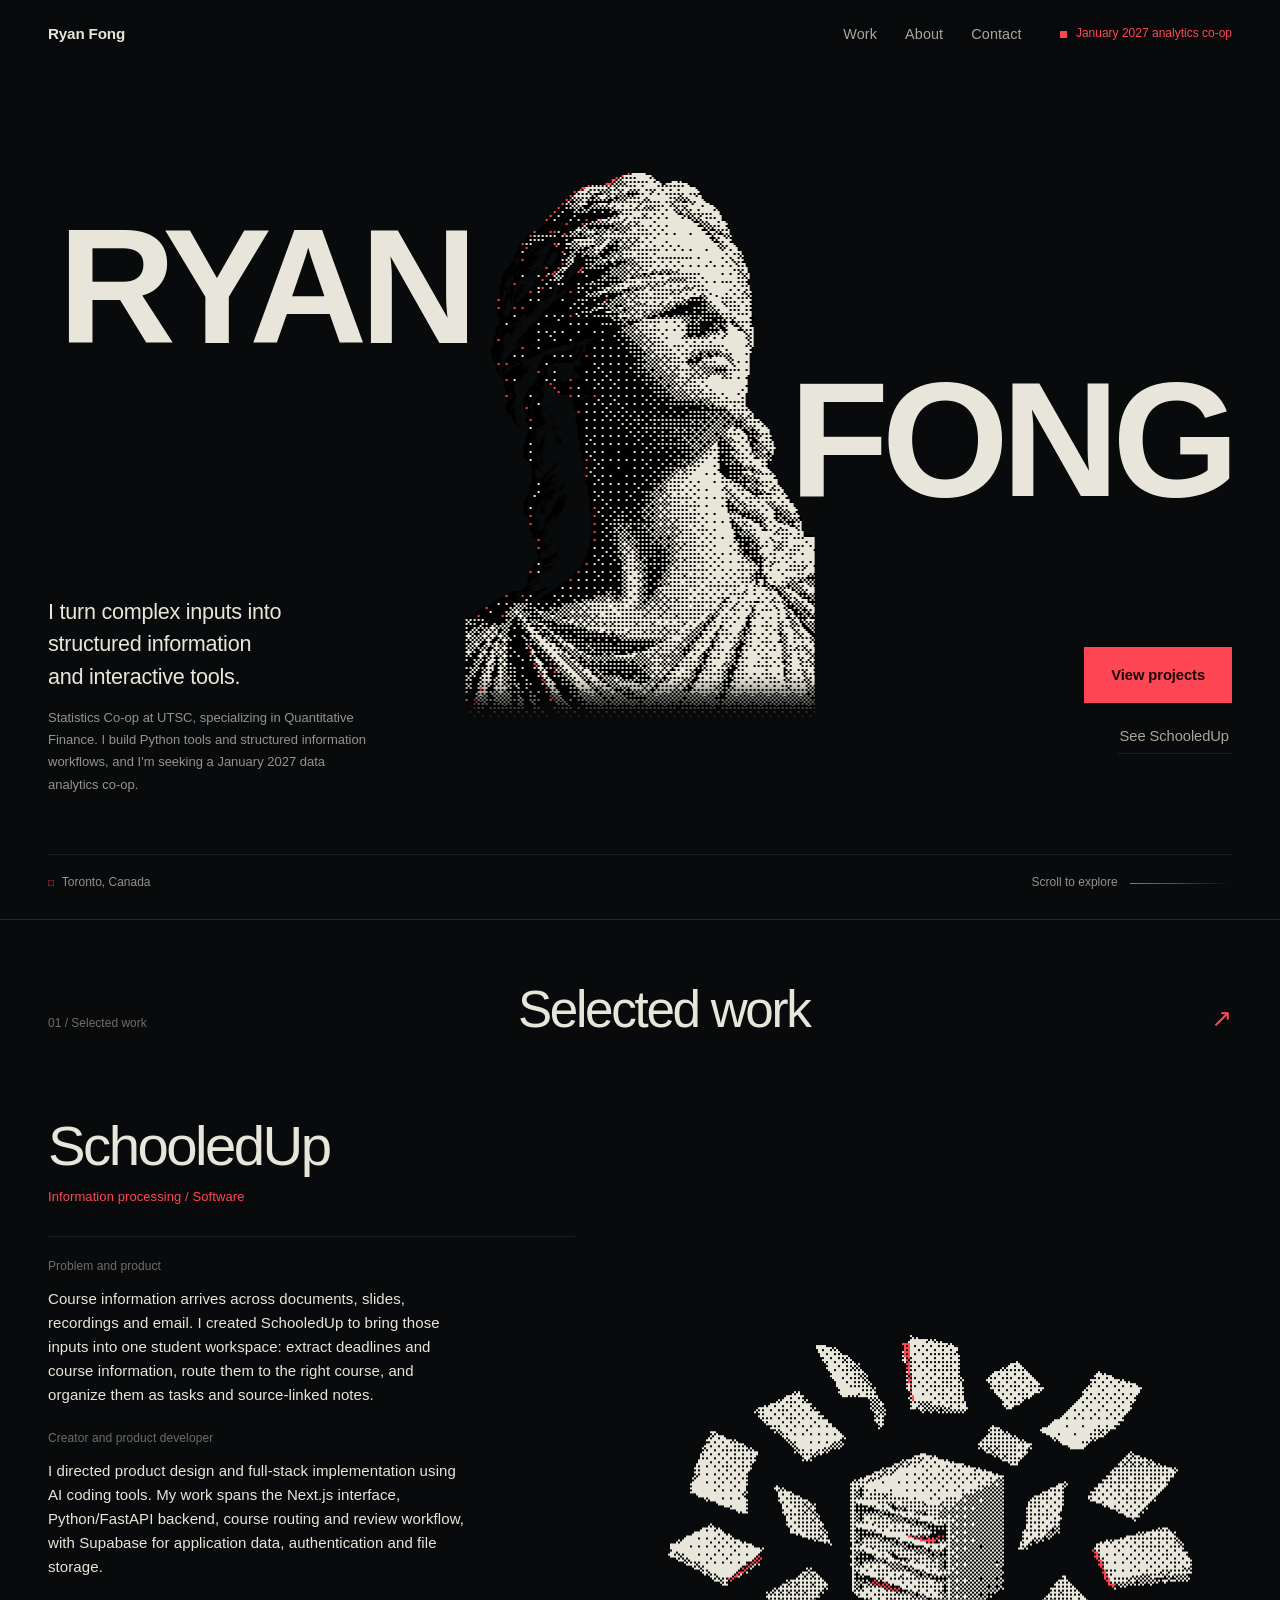
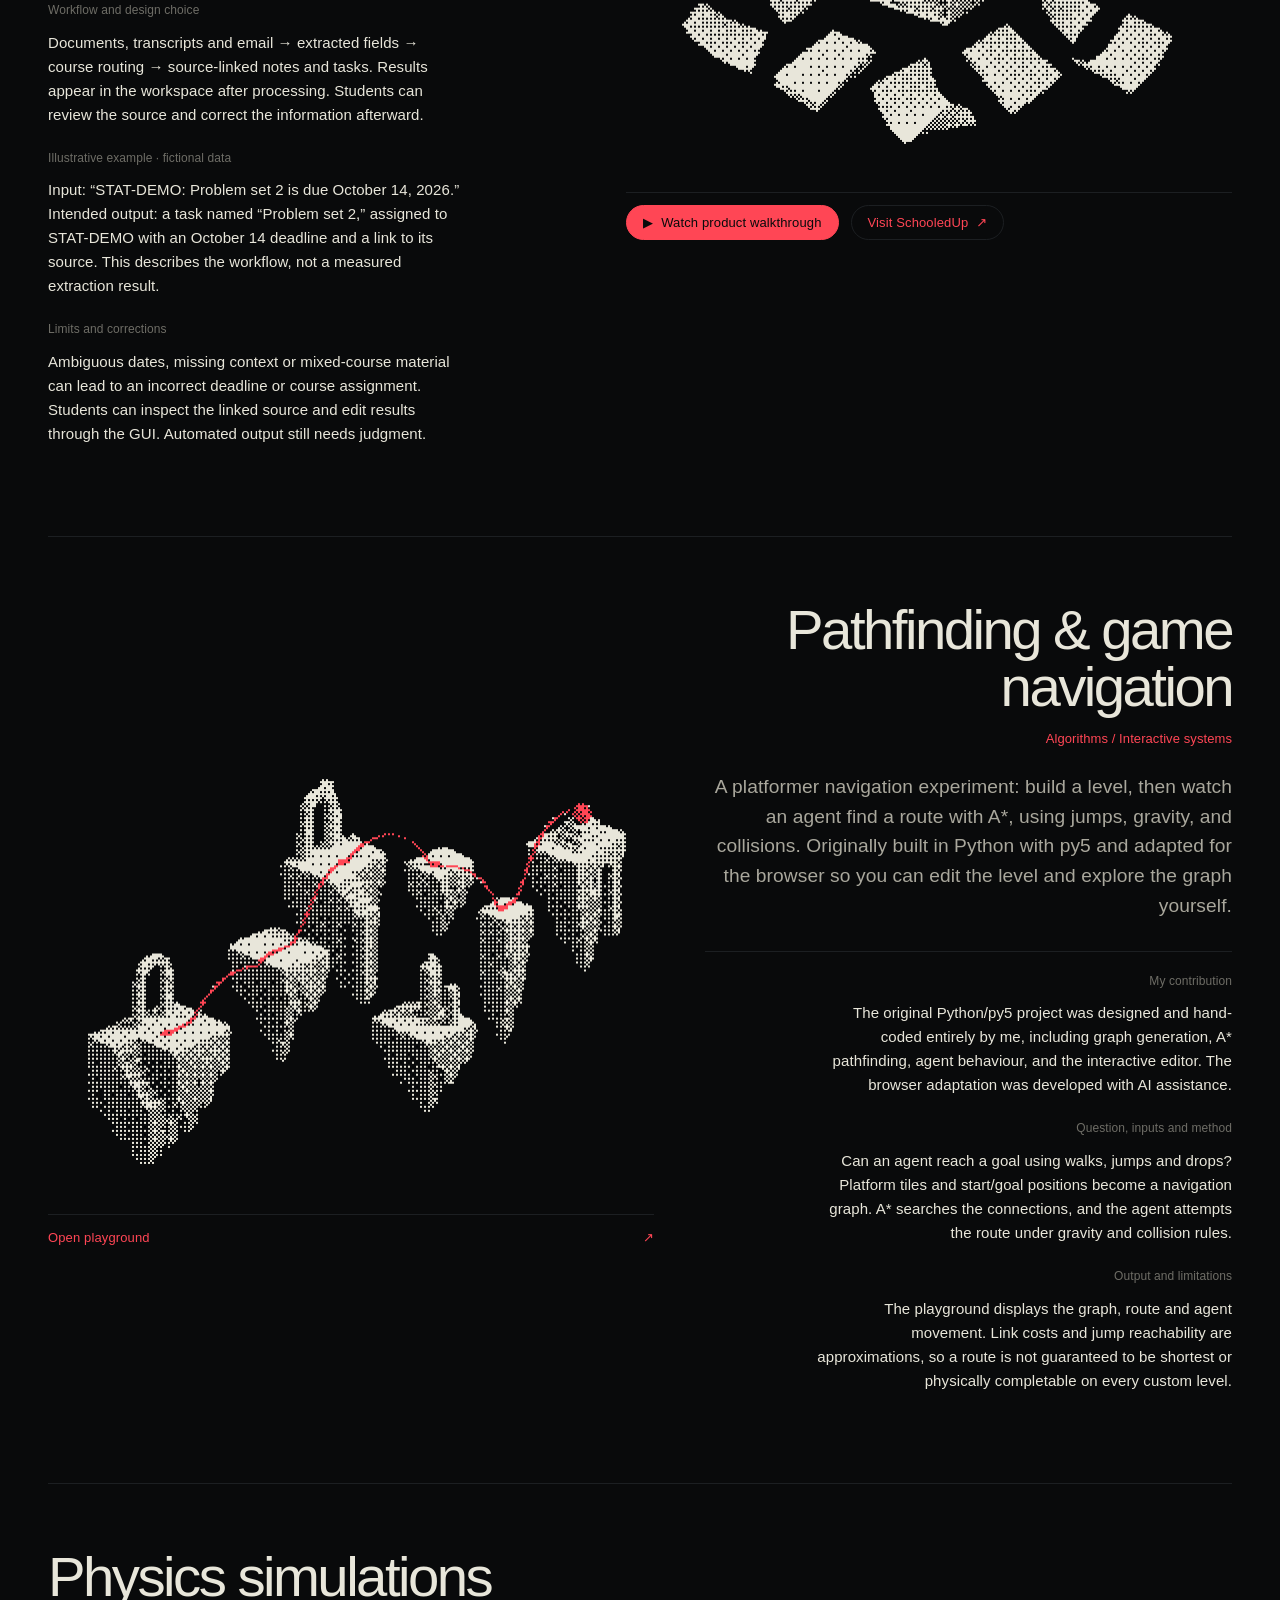
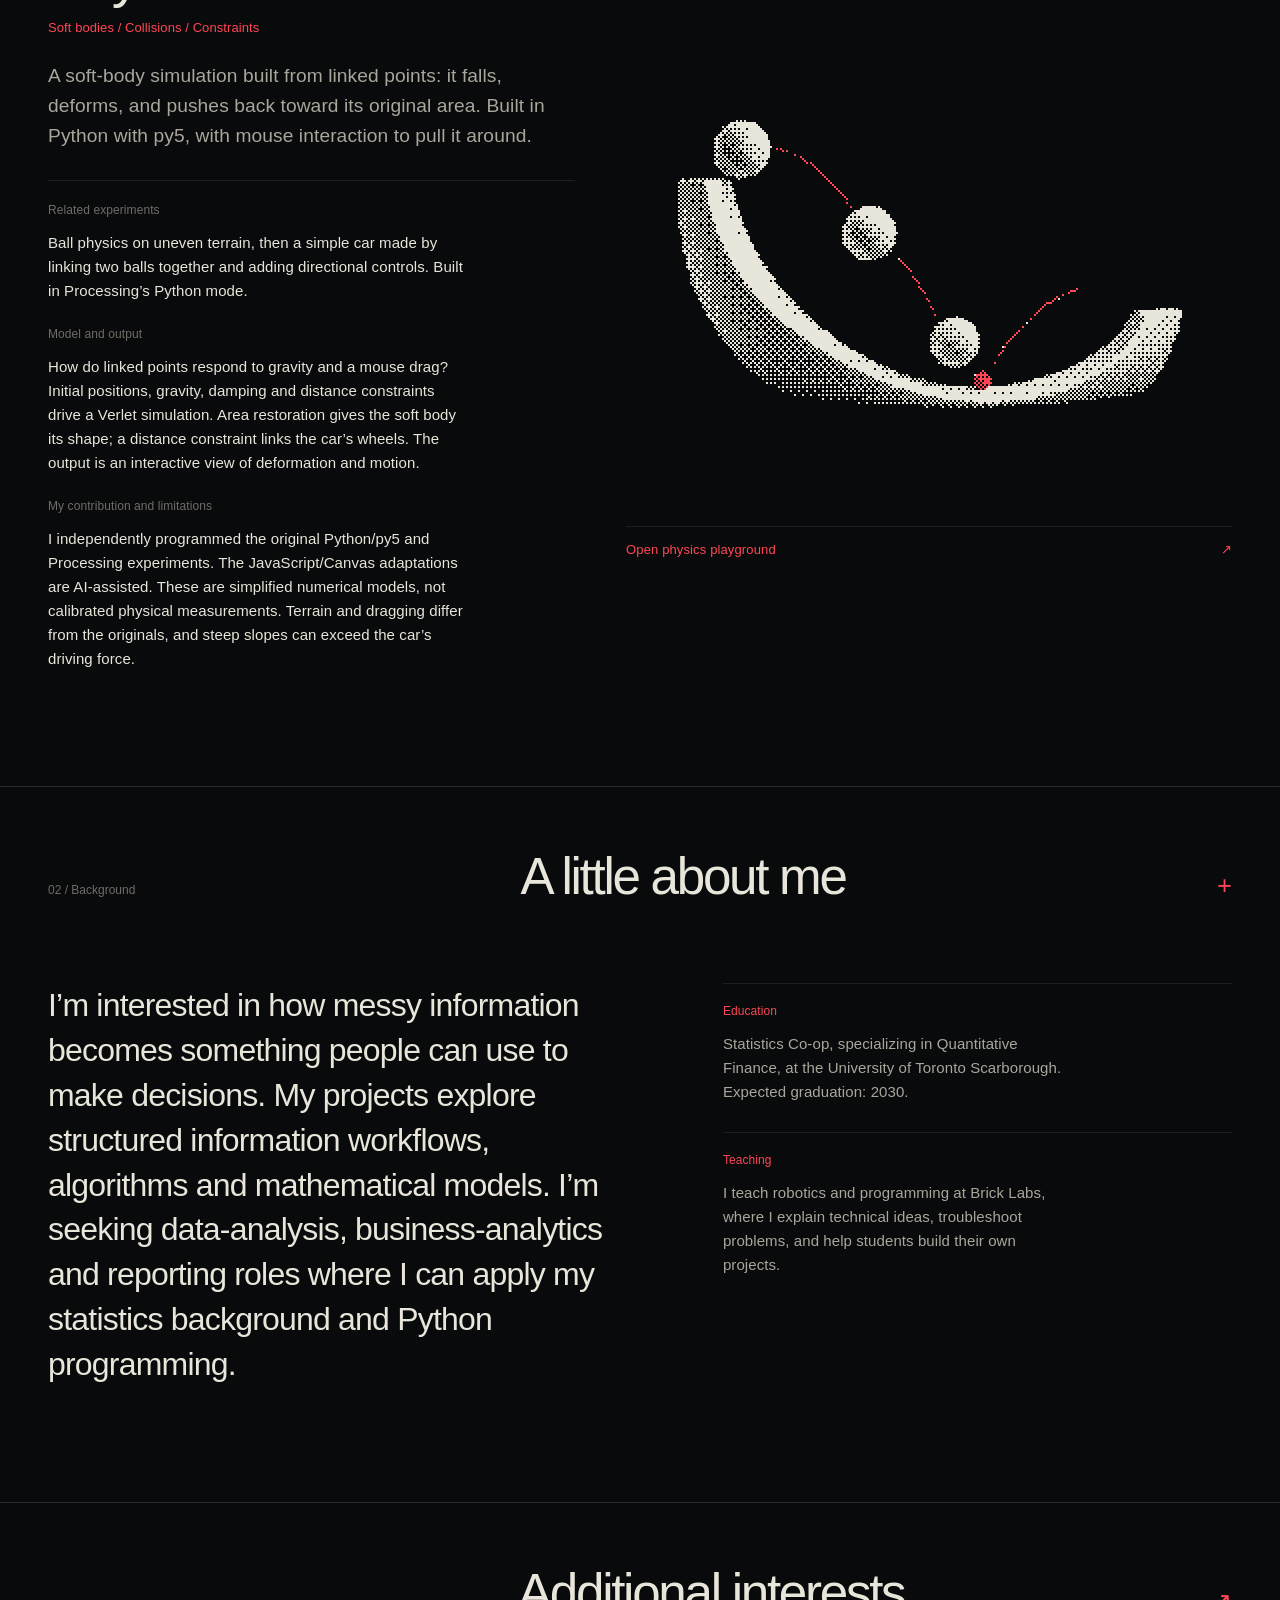
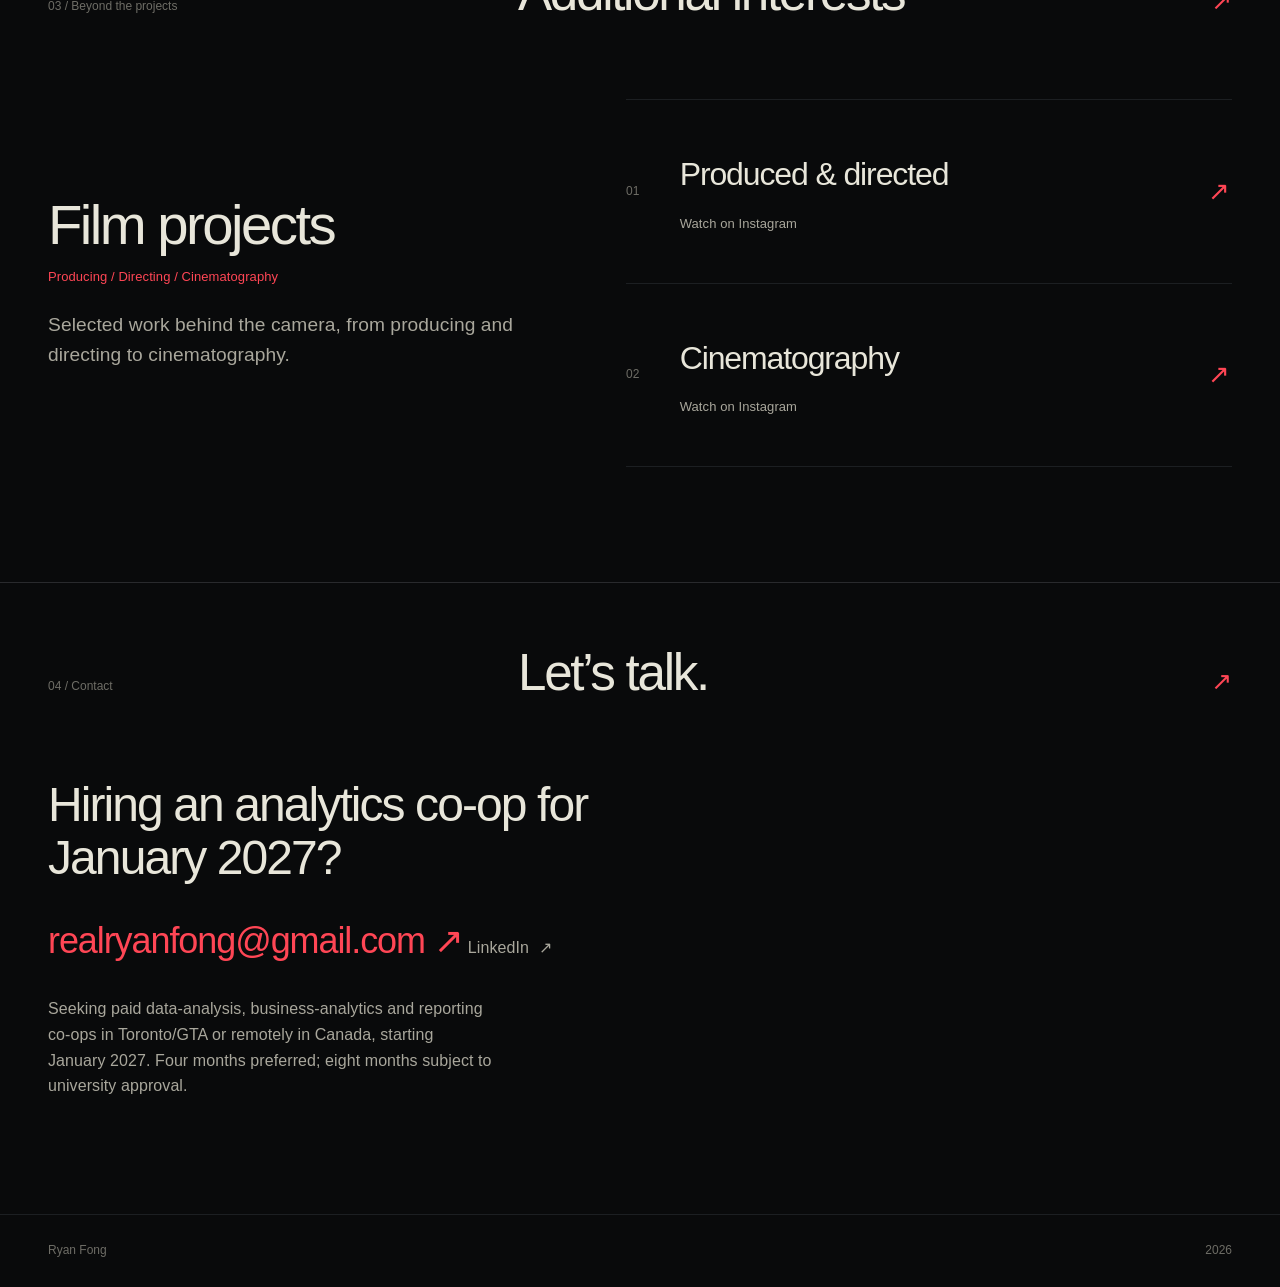
<file: index.html>
<!DOCTYPE html>
<html lang="en">
<head>
<meta charset="utf-8" />
<meta name="viewport" content="width=device-width, initial-scale=1" />
<title>Ryan Fong | Statistics, Data &amp; Analytics</title>
<meta name="description" content="UTSC Statistics Co-op student specializing in Quantitative Finance, seeking January 2027 data and business analytics roles. Explore Python projects and information-processing workflows." />
<meta name="color-scheme" content="dark" />
<meta name="theme-color" content="#090a0b" />
<link rel="stylesheet" href="styles.css" />
<link rel="stylesheet" href="hero-tuning.css?v=20260928-analytics2" />
<link rel="stylesheet" href="body-content.css?v=20260928-analytics2" />
</head>
<body>

<a class="skip-link" href="#main">Skip to content</a>




<header class="site-header">
  <div class="wrap site-header__inner">
    <a class="brand" href="#top" aria-label="Ryan Fong — home">
      <span class="brand__name">Ryan Fong</span>
    </a>

    <nav class="site-nav" aria-label="Primary">
      <ul>
        <li><a href="#work">Work</a></li>
        <li><a href="#about">About</a></li>
        <li><a href="#contact">Contact</a></li>
      </ul>
    </nav>

    <p class="status-badge">
      <span class="status-badge__dot" aria-hidden="true"></span>
      <span>January 2027 analytics co-op</span>
    </p>
  </div>
</header>

<main id="main">

  <section class="hero" id="top" aria-labelledby="hero-title">
    <div class="wrap hero__inner">

      <div class="hero__art" aria-hidden="true">
        <div class="statue statuette" data-statue>
          <img class="statue__img" src="assets/blindfold-portrait-smooth.png" alt="" decoding="async" data-statue-img />
        </div>
      </div>

      <h1 class="hero__title" id="hero-title">
        <span class="hero__name hero__name--ryan">Ryan</span>
        <span class="hero__name hero__name--fong">Fong</span>
      </h1>

      <div class="hero__intro">
        <p class="hero__lede">I turn complex inputs into structured information and interactive tools.</p>
        <p class="hero__sub">Statistics Co-op at UTSC, specializing in Quantitative Finance. I build Python tools and structured information workflows, and I'm seeking a January 2027 data analytics co-op.</p>
      </div>

      <div class="hero__actions">
        <a class="btn btn--primary" href="#work">View projects</a>
        <a class="btn btn--ghost" href="#schooledup">See SchooledUp</a>
      </div>

      <div class="hero__footer">
        <p class="hero__place"><span aria-hidden="true">&#9633;</span> Toronto, Canada</p>
        <p class="hero__scroll"><span>Scroll to explore</span><span class="hero__scroll-line" aria-hidden="true"></span></p>
      </div>

    </div>
  </section>

  <section class="body-skeleton body-section" id="work" aria-labelledby="work-title">
    <div class="wrap"><div class="skeleton-heading"><span class="section-tag">01 / Selected work</span><h2 id="work-title">Selected work</h2><span aria-hidden="true">↗</span></div>
      <div class="body-section__content">
        <article class="work-entry" id="schooledup">
          <div class="work-entry__copy">
            <h3 class="work-entry__title"><a href="https://schooledup.app">SchooledUp</a></h3>
            <p class="work-entry__subtitle">Information processing / Software</p>
            <dl class="work-entry__meta">
              <div>
                <dt>Problem and product</dt>
                <dd>Course information arrives across documents, slides, recordings and email. I created SchooledUp to bring those inputs into one student workspace: extract deadlines and course information, route them to the right course, and organize them as tasks and source-linked notes.</dd>
              </div>
              <div>
                <dt>Creator and product developer</dt>
                <dd>I directed product design and full-stack implementation using AI coding tools. My work spans the Next.js interface, Python/FastAPI backend, course routing and review workflow, with Supabase for application data, authentication and file storage.</dd>
              </div>
              <div>
                <dt>Workflow and design choice</dt>
                <dd>Documents, transcripts and email → extracted fields → course routing → source-linked notes and tasks. Results appear in the workspace after processing. Students can review the source and correct the information afterward.</dd>
              </div>
              <div>
                <dt>Illustrative example · fictional data</dt>
                <dd>Input: “STAT-DEMO: Problem set 2 is due October 14, 2026.” Intended output: a task named “Problem set 2,” assigned to STAT-DEMO with an October 14 deadline and a link to its source. This describes the workflow, not a measured extraction result.</dd>
              </div>
              <div>
                <dt>Limits and corrections</dt>
                <dd>Ambiguous dates, missing context or mixed-course material can lead to an incorrect deadline or course assignment. Students can inspect the linked source and edit results through the GUI. Automated output still needs judgment.</dd>
              </div>
            </dl>
          </div>
          <div class="work-entry__media">
            <figure class="work-entry__art">
              <span class="work-entry__art-frame">
                <img class="work-entry__art-img" src="assets/projects/schooledup-radial.png" alt="Scattered course papers gathering around a central organizer" decoding="async" data-project-art data-project="schooledup" />
              </span>
            </figure>
            <div class="work-entry__actions">
              <button class="work-entry__action work-entry__action--demo" type="button" data-video-open="schooledup-demo">
                <span aria-hidden="true">&#9654;</span> Watch product walkthrough
              </button>
              <a class="work-entry__action work-entry__action--link" href="https://schooledup.app">Visit SchooledUp <span aria-hidden="true">&#8599;</span></a>
            </div>
          </div>
        </article>
        <article class="work-entry" id="pathfinding">
          <div class="work-entry__copy">
            <h3 class="work-entry__title">Pathfinding &amp; game navigation</h3>
            <p class="work-entry__subtitle">Algorithms / Interactive systems</p>
            <p class="work-entry__body">A platformer navigation experiment: build a level, then watch an agent find a route with A*, using jumps, gravity, and collisions. Originally built in Python with py5 and adapted for the browser so you can edit the level and explore the graph yourself.</p>
            <dl class="work-entry__meta">
              <div>
                <dt>My contribution</dt>
                <dd>The original Python/py5 project was designed and hand-coded entirely by me, including graph generation, A* pathfinding, agent behaviour, and the interactive editor. The browser adaptation was developed with AI assistance.</dd>
              </div>
              <div>
                <dt>Question, inputs and method</dt>
                <dd>Can an agent reach a goal using walks, jumps and drops? Platform tiles and start/goal positions become a navigation graph. A* searches the connections, and the agent attempts the route under gravity and collision rules.</dd>
              </div>
              <div>
                <dt>Output and limitations</dt>
                <dd>The playground displays the graph, route and agent movement. Link costs and jump reachability are approximations, so a route is not guaranteed to be shortest or physically completable on every custom level.</dd>
              </div>
            </dl>
          </div>
          <a class="work-entry__art work-entry__art--link" href="demos/pathfinding/" aria-label="Open the pathfinding playground">
            <span class="work-entry__art-frame">
              <img class="work-entry__art-img" src="assets/projects/pathfinding.png" alt="Conceptual dithered illustration of a platformer level and its navigation graph" decoding="async" data-project-art data-project="pathfinding" />
            </span>
            <span class="work-entry__art-footer">Open playground <span aria-hidden="true">&#8599;</span></span>
          </a>
        </article>
        <article class="work-entry" id="physics">
          <div class="work-entry__copy">
            <h3 class="work-entry__title">Physics simulations</h3>
            <p class="work-entry__subtitle">Soft bodies / Collisions / Constraints</p>
            <p class="work-entry__body">A soft-body simulation built from linked points: it falls, deforms, and pushes back toward its original area. Built in Python with py5, with mouse interaction to pull it around.</p>
            <dl class="work-entry__meta">
              <div>
                <dt>Related experiments</dt>
                <dd>Ball physics on uneven terrain, then a simple car made by linking two balls together and adding directional controls. Built in Processing’s Python mode.</dd>
              </div>
              <div>
                <dt>Model and output</dt>
                <dd>How do linked points respond to gravity and a mouse drag? Initial positions, gravity, damping and distance constraints drive a Verlet simulation. Area restoration gives the soft body its shape; a distance constraint links the car’s wheels. The output is an interactive view of deformation and motion.</dd>
              </div>
              <div>
                <dt>My contribution and limitations</dt>
                <dd>I independently programmed the original Python/py5 and Processing experiments. The JavaScript/Canvas adaptations are AI-assisted. These are simplified numerical models, not calibrated physical measurements. Terrain and dragging differ from the originals, and steep slopes can exceed the car’s driving force.</dd>
              </div>
            </dl>
          </div>
          <a class="work-entry__art work-entry__art--link" href="demos/physics/" aria-label="Open the physics playground">
            <span class="work-entry__art-frame">
              <img class="work-entry__art-img" src="assets/projects/physics.png" alt="Conceptual dithered illustration of motion and simulation" decoding="async" data-project-art data-project="physics" />
            </span>
            <span class="work-entry__art-footer">Open physics playground <span aria-hidden="true">&#8599;</span></span>
          </a>
        </article>

      </div>
    </div>
  </section>
  <section class="body-skeleton body-section" id="about" aria-labelledby="about-title">
    <div class="wrap"><div class="skeleton-heading"><span class="section-tag">02 / Background</span><h2 id="about-title">A little about me</h2><span aria-hidden="true">+</span></div>
      <div class="body-section__content">
        <div class="about-grid">
          <p class="about-grid__lead">I’m interested in how messy information becomes something people can use to make decisions. My projects explore structured information workflows, algorithms and mathematical models. I’m seeking data-analysis, business-analytics and reporting roles where I can apply my statistics background and Python programming.</p>
          <dl class="about-facts">
            <div>
              <dt>Education</dt>
              <dd>Statistics Co-op, specializing in Quantitative Finance, at the University of Toronto Scarborough. Expected graduation: 2030.</dd>
            </div>
            <div>
              <dt>Teaching</dt>
              <dd>I teach robotics and programming at Brick Labs, where I explain technical ideas, troubleshoot problems, and help students build their own projects.</dd>
            </div>
          </dl>
        </div>
      </div>
    </div>
  </section>
  <section class="body-skeleton body-section" id="interests" aria-labelledby="interests-title">
    <div class="wrap">
      <div class="skeleton-heading"><span class="section-tag">03 / Beyond the projects</span><h2 id="interests-title">Additional interests</h2><span aria-hidden="true">↗</span></div>
      <div class="body-section__content">
        <article class="work-entry" id="film">
          <div class="work-entry__copy">
            <h3 class="work-entry__title">Film projects</h3>
            <p class="work-entry__subtitle">Producing / Directing / Cinematography</p>
            <p class="work-entry__body">Selected work behind the camera, from producing and directing to cinematography.</p>
          </div>
          <div class="work-entry__media film-projects" aria-label="Selected films">
            <a class="film-project" href="https://www.instagram.com/reel/DVXINEJD-mX/" target="_blank" rel="noopener noreferrer">
              <span class="film-project__number" aria-hidden="true">01</span>
              <span><strong>Produced &amp; directed</strong><span class="film-project__watch">Watch on Instagram</span></span>
              <span class="film-project__arrow" aria-hidden="true">↗</span>
            </a>
            <a class="film-project" href="https://www.instagram.com/reel/DXx5GBSs6j3/" target="_blank" rel="noopener noreferrer">
              <span class="film-project__number" aria-hidden="true">02</span>
              <span><strong>Cinematography</strong><span class="film-project__watch">Watch on Instagram</span></span>
              <span class="film-project__arrow" aria-hidden="true">↗</span>
            </a>
          </div>
        </article>
      </div>
    </div>
  </section>
  <section class="body-skeleton body-section" id="contact" aria-labelledby="contact-title">
    <div class="wrap"><div class="skeleton-heading"><span class="section-tag">04 / Contact</span><h2 id="contact-title">Let’s talk.</h2><span aria-hidden="true">↗</span></div>
      <div class="body-section__content">
        <p class="contact-lead">Hiring an analytics co-op for January 2027?</p>
        <a class="contact-email" href="mailto:realryanfong@gmail.com">realryanfong@gmail.com <span aria-hidden="true">↗</span></a>
        <a class="contact-social" href="https://www.linkedin.com/in/realryanfong/" target="_blank" rel="noopener noreferrer">LinkedIn <span aria-hidden="true">↗</span></a>
        <p class="contact-note">Seeking paid data-analysis, business-analytics and reporting co-ops in Toronto/GTA or remotely in Canada, starting January 2027. Four months preferred; eight months subject to university approval.</p>
      </div>
    </div>
  </section>

</main>

<footer class="site-footer">
  <div class="wrap site-footer__inner">
    <p>Ryan Fong</p>
    <p>2026</p>
  </div>
</footer>

<dialog class="project-video" id="schooledup-demo" aria-labelledby="schooledup-demo-title">
  <div class="project-video__inner">
    <header class="project-video__head">
      <h2 class="project-video__title" id="schooledup-demo-title">SchooledUp demo</h2>
      <button class="project-video__close" type="button" data-video-close aria-label="Close demo">&#10005;</button>
    </header>
    <div class="project-video__stage">
      <video class="project-video__video" controls playsinline preload="none" muted poster="assets/projects/schooledup-demo-poster.jpg" src="assets/projects/schooledup-demo.mp4"></video>
    </div>
  </div>
</dialog>



<script src="sculpture.js" defer></script>
<script src="project-art.js" defer></script>
<script src="hero-scroll.js" defer></script>
<script src="project-video.js?v=20260921-video" defer></script>
</body>
</html>
</file>
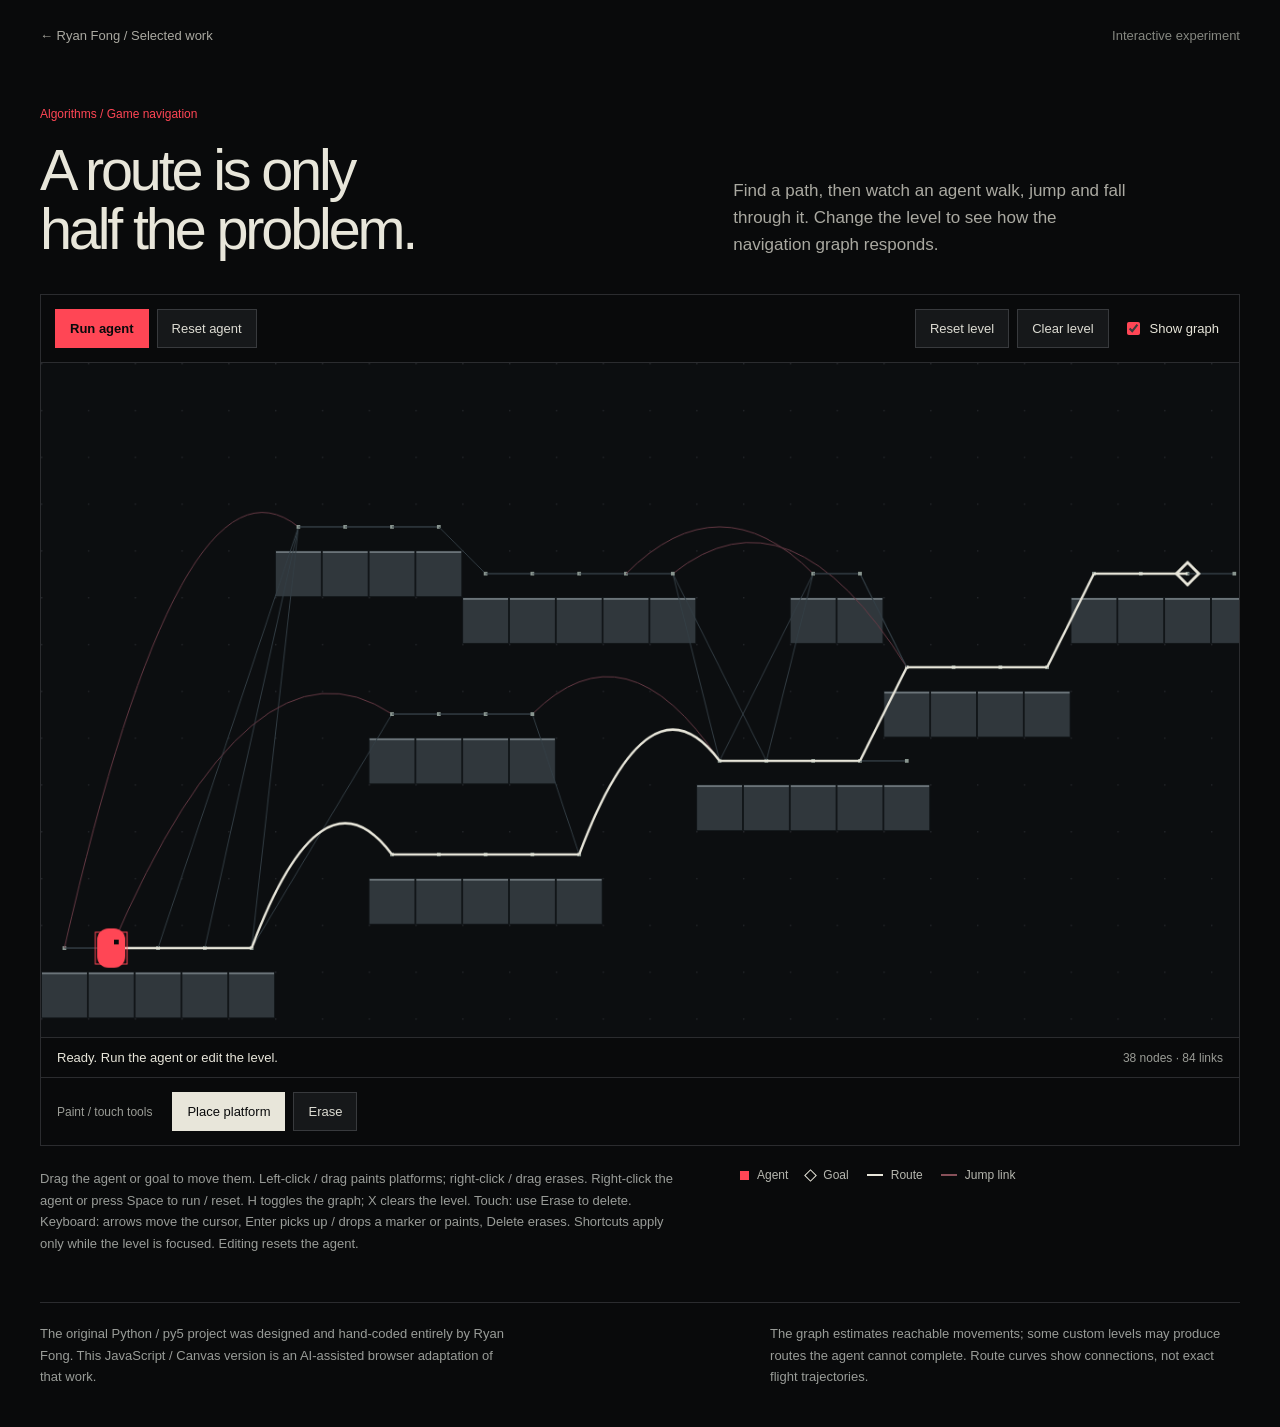
<file: demos/pathfinding/index.html>
<!doctype html>
<html lang="en">
<head><meta charset="utf-8"><meta name="viewport" content="width=device-width,initial-scale=1"><meta name="color-scheme" content="dark"><title>Platformer pathfinding — Ryan Fong</title><link rel="stylesheet" href="css/demo.css"></head>
<body>
<main>
<header><a href="../../#pathfinding">← Ryan Fong / Selected work</a><span>Interactive experiment</span></header>
<div class="intro"><div><p class="eyebrow">Algorithms / Game navigation</p><h1>A route is only<br>half the problem.</h1></div><p>Find a path, then watch an agent walk, jump and fall through it. Change the level to see how the navigation graph responds.</p></div>
<section class="demo" aria-label="Interactive platformer">
<div class="toolbar"><div class="actions"><button id="run" class="primary">Run agent</button><button id="reset">Reset agent</button></div><div class="actions"><button id="example">Reset level</button><button id="clear">Clear level</button><label class="toggle"><input id="graph" type="checkbox" checked> Show graph</label></div></div>
<div class="canvas-wrap"><canvas id="world" width="1280" height="720" tabindex="0" aria-label="Editable platformer level. Drag the agent or goal directly. Left drag paints, right drag erases. Arrow keys and Enter also edit." aria-describedby="instructions">This demo requires a browser with Canvas support. It builds a graph above platforms and uses A* to find routes that the agent attempts with gravity and collisions.</canvas></div>
<div class="readout"><p id="status" role="status" aria-live="polite">Loading level…</p><span id="metrics"></span></div>
<div class="editor"><span class="tool-label">Paint / touch tools</span><div class="tools" role="group" aria-label="Level editing tool"><button data-tool="ground" aria-pressed="true">Place platform</button><button data-tool="erase" aria-pressed="false">Erase</button></div></div>
</section>
<div class="details"><p id="instructions">Drag the agent or goal to move them. Left-click / drag paints platforms; right-click / drag erases. Right-click the agent or press Space to run / reset. H toggles the graph; X clears the level. Touch: use Erase to delete. Keyboard: arrows move the cursor, Enter picks up / drops a marker or paints, Delete erases. Shortcuts apply only while the level is focused. Editing resets the agent.</p><div class="legend"><span><i class="agent"></i>Agent</span><span><i class="goal"></i>Goal</span><span><i class="route"></i>Route</span><span><i class="jump"></i>Jump link</span></div></div>
<footer><p>The original Python / py5 project was designed and hand-coded entirely by Ryan Fong. This JavaScript / Canvas version is an AI-assisted browser adaptation of that work.</p><p>The graph estimates reachable movements; some custom levels may produce routes the agent cannot complete. Route curves show connections, not exact flight trajectories.</p></footer>
</main><script type="module" src="js/app.js"></script>
</body></html>
</file>
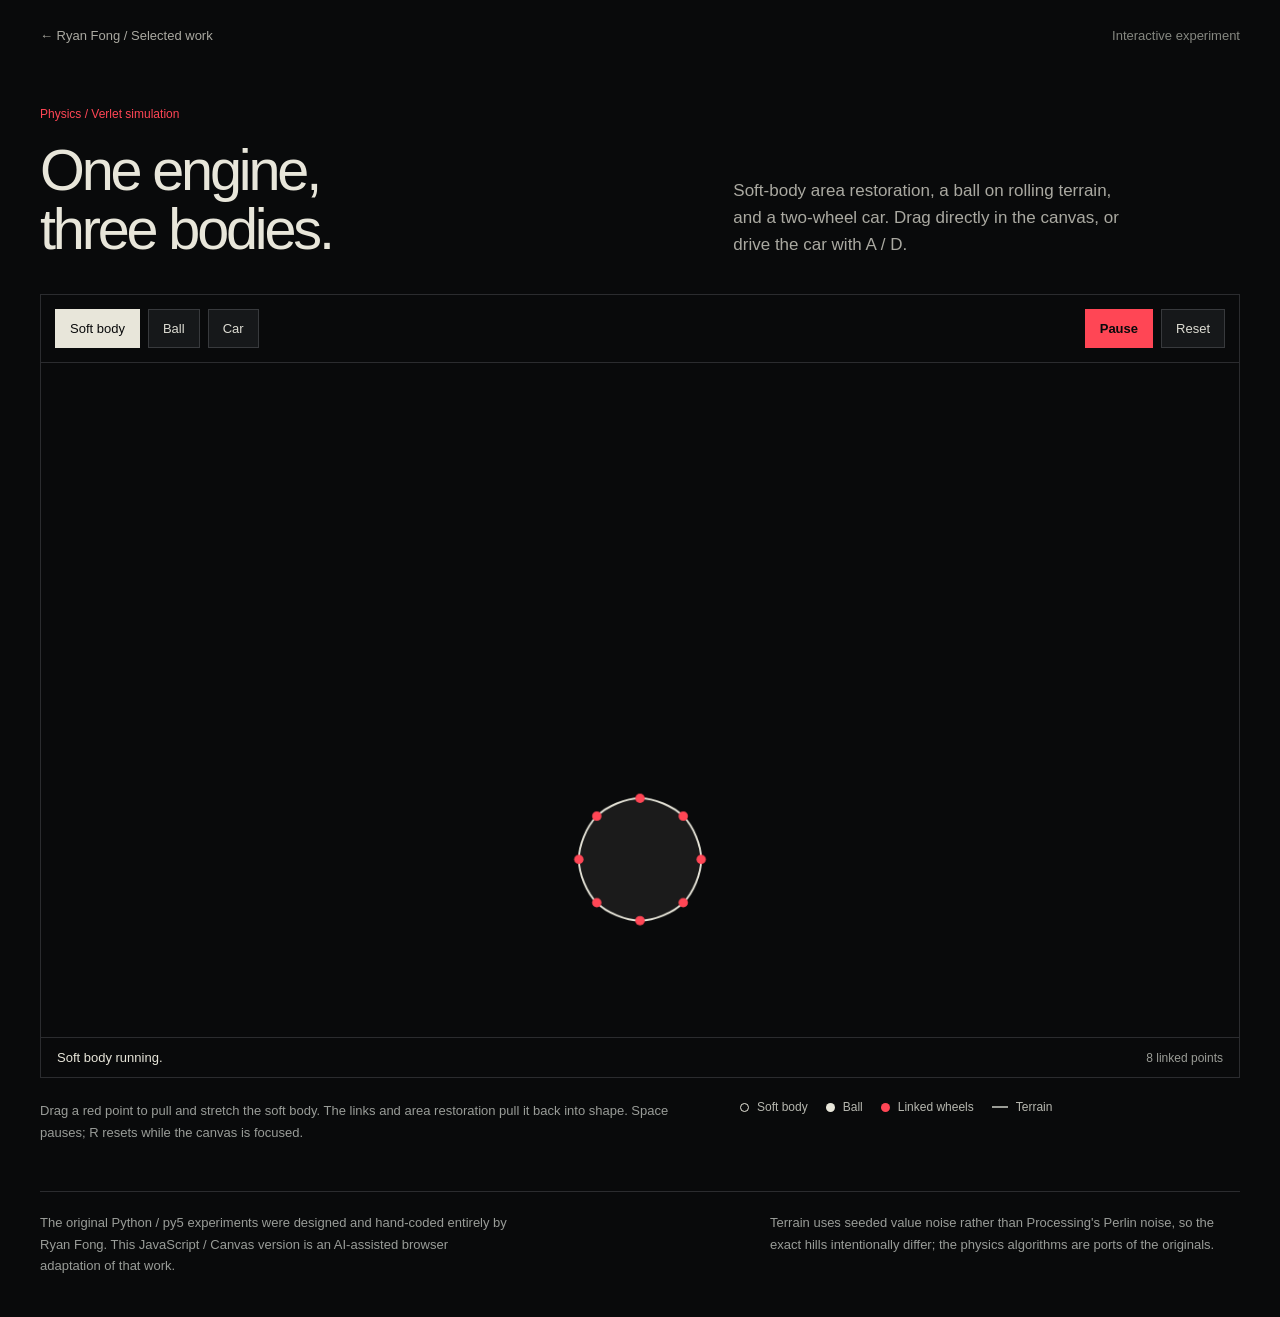
<file: demos/physics/index.html>
<!doctype html>
<html lang="en">
<head><meta charset="utf-8"><meta name="viewport" content="width=device-width,initial-scale=1"><meta name="color-scheme" content="dark"><title>Physics demos — Ryan Fong</title><link rel="stylesheet" href="css/demo.css"></head>
<body>
<main>
<header><a href="../../#physics">← Ryan Fong / Selected work</a><span>Interactive experiment</span></header>
<div class="intro"><div><p class="eyebrow">Physics / Verlet simulation</p><h1>One engine,<br>three bodies.</h1></div><p>Soft-body area restoration, a ball on rolling terrain, and a two-wheel car. Drag directly in the canvas, or drive the car with A / D.</p></div>
<section class="demo" aria-label="Interactive physics demos">
<div class="toolbar">
  <div class="actions" role="group" aria-label="Simulation mode">
    <button class="mode" data-mode="softbody" aria-pressed="true">Soft body</button>
    <button class="mode" data-mode="ball" aria-pressed="false">Ball</button>
    <button class="mode" data-mode="car" aria-pressed="false">Car</button>
  </div>
  <div class="actions">
    <button id="pause" class="primary">Pause</button>
    <button id="reset">Reset</button>
    <button id="terrain" hidden>New terrain</button>
  </div>
</div>
<div class="canvas-wrap"><canvas id="world" width="1280" height="720" tabindex="0" aria-label="Physics canvas. Drag a soft-body point, or a ball, directly. In car mode use A and D or the arrow keys, or the hold buttons, to drive." aria-describedby="instructions">This demo requires a browser with Canvas support. A fixed 1/120 s Verlet step drives a soft body, a terrain ball, or a linked two-wheel car.</canvas></div>
<div class="readout"><p id="status" role="status" aria-live="polite">Soft body running.</p><span id="metrics"></span></div>
<div class="drive" hidden>
  <span class="tool-label">Drive</span>
  <div class="actions" role="group" aria-label="Car drive controls">
    <button id="left" aria-label="Hold to drive left">◀ Left</button>
    <button id="right" aria-label="Hold to drive right">Right ▶</button>
  </div>
</div>
</section>
<div class="details"><p id="instructions">Soft body: drag any point to stretch the ring; the links and area restoration pull it back. Ball: drag the ball and release to let it fall onto the rolling terrain. Car: the two wheels are held at a fixed distance; A / D or ← / → (or the hold buttons on touch) drive along the terrain tangent. Space pauses, R resets. Shortcuts apply only while the canvas is focused; the HUD shows the current mode.</p><div class="legend"><span><i class="soft"></i>Soft body</span><span><i class="ball"></i>Ball</span><span><i class="car"></i>Linked wheels</span><span><i class="ground"></i>Terrain</span></div></div>
<footer><p>The original Python / py5 experiments were designed and hand-coded entirely by Ryan Fong. This JavaScript / Canvas version is an AI-assisted browser adaptation of that work.</p><p>Terrain uses seeded value noise rather than Processing's Perlin noise, so the exact hills intentionally differ; the physics algorithms are ports of the originals.</p></footer>
</main><script type="module" src="js/app.js"></script>
</body></html>
</file>
<file: styles.css>
/* ============================================================
   Ryan Fong — portfolio mockup
   Palette: crimson #ff4655 · offwhite #e8e6da · near black #090a0b
   ============================================================ */

:root {
  --ink: #090a0b;
  --ink-soft: #101214;
  --ink-line: #1c1f22;
  --paper: #e8e6da;
  --paper-dim: #a9a79c;
  --paper-faint: #6e6d66;
  --crimson: #ff4655;
  --crimson-dim: #b8323e;

  --font-sans: "Inter", "Helvetica Neue", Helvetica, Arial, system-ui, -apple-system, "Segoe UI", sans-serif;
  --font-mono: "SFMono-Regular", ui-monospace, "JetBrains Mono", "Roboto Mono", Menlo, Consolas, monospace;

  --wrap: 1320px;
  --gutter: clamp(20px, 4vw, 48px);
  --ease: cubic-bezier(0.22, 0.61, 0.36, 1);
}

*, *::before, *::after { box-sizing: border-box; }

html {
  -webkit-text-size-adjust: 100%;
  scroll-behavior: smooth;
}

body {
  margin: 0;
  background: var(--ink);
  color: var(--paper);
  font-family: var(--font-sans);
  font-size: clamp(1rem, 0.62vw + 0.86rem, 1.0625rem);
  line-height: 1.65;
  font-weight: 400;
  letter-spacing: 0.005em;
  -webkit-font-smoothing: antialiased;
  text-rendering: optimizeLegibility;
  overflow-x: hidden;
}

img, svg, canvas { display: block; max-width: 100%; }

h1, h2, h3, p, dl, dd, figure { margin: 0; }
ul { margin: 0; padding: 0; list-style: none; }

a { color: inherit; text-decoration: none; }

:focus-visible {
  outline: 2px solid var(--crimson);
  outline-offset: 3px;
  border-radius: 2px;
}

.wrap {
  width: 100%;
  max-width: var(--wrap);
  margin-inline: auto;
  padding-inline: var(--gutter);
}

.skip-link {
  position: absolute;
  left: 12px;
  top: -60px;
  z-index: 100;
  padding: 10px 16px;
  background: var(--crimson);
  color: #12070a;
  font-family: var(--font-mono);
  font-size: 0.75rem;
  letter-spacing: 0.08em;
  text-transform: uppercase;
  transition: top 0.18s var(--ease);
}
.skip-link:focus { top: 12px; }

.scanlines,
.vignette {
  position: fixed;
  inset: 0;
  pointer-events: none;
  z-index: 60;
}

.scanlines {
  background: repeating-linear-gradient(
    to bottom,
    rgba(232, 230, 218, 0.045) 0px,
    rgba(232, 230, 218, 0.045) 1px,
    transparent 1px,
    transparent 3px
  );
  opacity: 0.5;
  animation: scan-drift 9s linear infinite;
}

@keyframes scan-drift {
  from { transform: translateY(0); }
  to   { transform: translateY(3px); }
}

.vignette {
  background:
    radial-gradient(120% 80% at 50% 12%, transparent 42%, rgba(0, 0, 0, 0.55) 100%);
  opacity: 0.85;
}

/* ---------------- header ---------------- */

.site-header {
  position: relative;
  z-index: 40;
  padding-block: 20px;
}

.site-header__inner {
  display: flex;
  align-items: center;
  gap: clamp(16px, 3vw, 40px);
}

.brand {
  display: inline-flex;
  align-items: center;
  gap: 12px;
  flex-shrink: 0;
}

.brand__mark {
  display: grid;
  place-items: center;
  width: 38px;
  height: 38px;
  border: 1px solid var(--ink-line);
  background: var(--ink-soft);
  color: var(--paper);
  font-family: var(--font-mono);
  font-size: 0.7rem;
  font-weight: 600;
  letter-spacing: 0.06em;
  transition: border-color 0.25s var(--ease), color 0.25s var(--ease);
}

.brand:hover .brand__mark { border-color: var(--crimson); color: var(--crimson); }

.brand__name {
  font-size: 0.95rem;
  font-weight: 600;
  letter-spacing: -0.01em;
}

.site-nav { margin-inline-start: auto; }

.site-nav ul {
  display: flex;
  gap: clamp(14px, 2.2vw, 30px);
}

.site-nav a {
  position: relative;
  font-size: 0.9rem;
  color: var(--paper-dim);
  padding-block: 4px;
  transition: color 0.22s var(--ease);
}

.site-nav a::after {
  content: "";
  position: absolute;
  left: 0;
  bottom: 0;
  width: 100%;
  height: 1px;
  background: var(--crimson);
  transform: scaleX(0);
  transform-origin: left;
  transition: transform 0.28s var(--ease);
}

.site-nav a:hover,
.site-nav a:focus-visible { color: var(--paper); }
.site-nav a:hover::after,
.site-nav a:focus-visible::after { transform: scaleX(1); }

.status-badge {
  display: inline-flex;
  align-items: center;
  gap: 9px;
  padding: 7px 13px;
  border: 1px solid var(--ink-line);
  background: rgba(255, 70, 85, 0.05);
  font-family: var(--font-mono);
  font-size: 0.66rem;
  letter-spacing: 0.13em;
  text-transform: uppercase;
  color: var(--paper-dim);
  white-space: nowrap;
}

.status-badge__dot {
  width: 7px;
  height: 7px;
  background: var(--crimson);
  box-shadow: 0 0 0 0 rgba(255, 70, 85, 0.6);
  animation: pulse 2.8s ease-out infinite;
}

@keyframes pulse {
  0%   { box-shadow: 0 0 0 0 rgba(255, 70, 85, 0.45); }
  70%  { box-shadow: 0 0 0 7px rgba(255, 70, 85, 0); }
  100% { box-shadow: 0 0 0 0 rgba(255, 70, 85, 0); }
}

/* ---------------- hero ---------------- */

.hero {
  position: relative;
  z-index: 10;
}

.hero__inner {
  position: relative;
  min-height: 850px;
  padding-block: 28px 26px;
}

/* artwork */
.hero__art {
  position: absolute;
  left: 50%;
  top: 40px;
  height: 78%;
  aspect-ratio: 3 / 4.1;
  transform: translateX(-50%);
  z-index: 1;
  will-change: transform;
}

.statue {
  position: relative;
  width: 100%;
  height: 100%;
}

.statue__fallback {
  position: absolute;
  inset: 0;
}

.statue__dither {
  width: 100%;
  height: 100%;
  opacity: 0.5;
  -webkit-mask-image: linear-gradient(to bottom, #000 62%, transparent 100%);
  mask-image: linear-gradient(to bottom, #000 62%, transparent 100%);
}

.statue__img {
  position: absolute;
  inset: 0;
  width: 100%;
  height: 100%;
  object-fit: contain;
  object-position: center bottom;
  mix-blend-mode: screen;
  -webkit-mask-image: linear-gradient(to bottom, #000 66%, transparent 100%);
  mask-image: linear-gradient(to bottom, #000 66%, transparent 100%);
  opacity: 0;
  transition: opacity 0.9s var(--ease);
}

.statue__img.is-loaded { opacity: 0.92; }

.statue__shimmer {
  position: absolute;
  inset: 0;
  width: 100%;
  height: 100%;
  opacity: 0.75;
  pointer-events: none;
}

.art-coord {
  position: absolute;
  font-family: var(--font-mono);
  font-size: 0.6rem;
  letter-spacing: 0.16em;
  color: var(--paper-faint);
  text-transform: uppercase;
}

.art-coord--tl { top: 6%; left: -14%; }
.art-coord--br { bottom: 16%; right: -12%; }

.art-bracket {
  position: absolute;
  width: 22px;
  height: 22px;
  border: 1px solid rgba(232, 230, 218, 0.28);
}

.art-bracket--tl { top: 2%; left: -6%; border-right: 0; border-bottom: 0; }
.art-bracket--br { bottom: 8%; right: -5%; border-left: 0; border-top: 0; }

/* names */
.hero__title {
  position: static;
  margin: 0;
  font-weight: 800;
  line-height: 0.8;
  letter-spacing: -0.045em;
  text-transform: uppercase;
  font-size: min(13.5vw, 196px);
}

.hero__name {
  display: block;
  text-shadow: 0 0 60px rgba(9, 10, 11, 0.75);
  z-index: 3;
}

.hero__name--ryan {
  position: absolute;
  left: var(--gutter);
  top: 16.5%;
}

.hero__name--fong {
  position: absolute;
  right: var(--gutter);
  top: 45%;
  color: var(--paper);
}

.hero__name--fong::after {
  content: "";
  display: inline-block;
  width: 0.14em;
  height: 0.14em;
  margin-left: 0.12em;
  background: var(--crimson);
  vertical-align: 0.08em;
}

/* intro + actions */
.hero__intro {
  position: absolute;
  left: var(--gutter);
  top: 66%;
  z-index: 4;
  max-width: 34ch;
}

.hero__lede {
  font-size: clamp(1.0625rem, 1.1vw + 0.85rem, 1.35rem);
  line-height: 1.5;
  letter-spacing: -0.012em;
  color: var(--paper);
  text-wrap: balance;
}

.hero__sub {
  margin-top: 14px;
  font-family: var(--font-mono);
  font-size: 0.7rem;
  line-height: 1.7;
  letter-spacing: 0.07em;
  text-transform: uppercase;
  color: var(--paper-faint);
  max-width: 30ch;
}

.hero__actions {
  position: absolute;
  right: var(--gutter);
  top: 68%;
  z-index: 4;
  display: flex;
  flex-direction: column;
  align-items: flex-end;
  gap: 16px;
  text-align: right;
}

.btn {
  display: inline-flex;
  align-items: center;
  justify-content: center;
  gap: 10px;
  font-size: 0.92rem;
  font-weight: 500;
  letter-spacing: -0.005em;
  border: 1px solid transparent;
  cursor: pointer;
  transition: background-color 0.25s var(--ease), color 0.25s var(--ease),
              border-color 0.25s var(--ease), transform 0.25s var(--ease);
}

.btn--primary {
  padding: 15px 26px;
  background: var(--crimson);
  color: #180506;
  font-weight: 600;
}

.btn--primary:hover,
.btn--primary:focus-visible {
  background: var(--paper);
  color: var(--ink);
  transform: translateY(-2px);
}

.btn--ghost {
  padding: 4px 2px;
  color: var(--paper-dim);
  border-bottom: 1px solid var(--ink-line);
}

.btn--ghost:hover,
.btn--ghost:focus-visible { color: var(--crimson); border-bottom-color: var(--crimson); }

.btn--tiny {
  padding: 6px 14px;
  background: transparent;
  border: 1px solid var(--ink-line);
  color: var(--paper-dim);
  font-family: var(--font-mono);
  font-size: 0.64rem;
  letter-spacing: 0.14em;
  text-transform: uppercase;
}

.btn--tiny:hover,
.btn--tiny:focus-visible { border-color: var(--crimson); color: var(--crimson); }

/* hero footer */
.hero__footer {
  position: absolute;
  left: var(--gutter);
  right: var(--gutter);
  bottom: 26px;
  z-index: 4;
  display: flex;
  align-items: center;
  gap: clamp(14px, 3vw, 34px);
  padding-top: 18px;
  border-top: 1px solid var(--ink-line);
  font-family: var(--font-mono);
  font-size: 0.66rem;
  letter-spacing: 0.14em;
  text-transform: uppercase;
  color: var(--paper-faint);
}

.hero__place { display: inline-flex; align-items: center; gap: 8px; }
.hero__place span { color: var(--crimson); font-size: 0.6rem; }

.motion-toggle {
  display: inline-flex;
  align-items: center;
  gap: 8px;
  padding: 6px 12px;
  background: transparent;
  border: 1px solid var(--ink-line);
  color: var(--paper-faint);
  font: inherit;
  letter-spacing: 0.14em;
  text-transform: uppercase;
  cursor: pointer;
  transition: border-color 0.22s var(--ease), color 0.22s var(--ease);
}

.motion-toggle:hover,
.motion-toggle:focus-visible { border-color: var(--crimson); color: var(--paper); }

.motion-toggle__icon {
  width: 7px;
  height: 7px;
  background: var(--crimson);
  transition: background-color 0.22s var(--ease), transform 0.22s var(--ease);
}

.motion-off .motion-toggle__icon { background: var(--paper-faint); transform: scale(0.6); }

.hero__scroll {
  margin-left: auto;
  display: inline-flex;
  align-items: center;
  gap: 12px;
}

.hero__scroll-line {
  display: block;
  width: clamp(40px, 8vw, 120px);
  height: 1px;
  background: linear-gradient(to right, var(--crimson), transparent);
}

/* ---------------- sections ---------------- */

.work, .about, .contact { position: relative; z-index: 10; }

.work { padding-block: clamp(72px, 10vw, 140px) clamp(40px, 6vw, 80px); }
.about { padding-block: clamp(60px, 8vw, 110px); }
.contact { padding-block: clamp(60px, 8vw, 110px) clamp(70px, 9vw, 130px); }

.section-head { max-width: 62ch; margin-bottom: clamp(30px, 4vw, 56px); }

.section-tag {
  display: inline-flex;
  align-items: center;
  gap: 10px;
  font-family: var(--font-mono);
  font-size: 0.68rem;
  letter-spacing: 0.22em;
  text-transform: uppercase;
  color: var(--paper-faint);
}

.section-tag span { color: var(--crimson); }

.section-title {
  margin-top: 14px;
  font-size: clamp(1.7rem, 2.6vw + 1rem, 3rem);
  font-weight: 600;
  letter-spacing: -0.03em;
  line-height: 1.1;
}

.section-note {
  margin-top: 16px;
  color: var(--paper-dim);
  max-width: 52ch;
  font-size: 0.98rem;
}

/* ---------------- projects ---------------- */

.project {
  display: grid;
  grid-template-columns: minmax(240px, 0.82fr) minmax(0, 1.5fr);
  gap: clamp(24px, 4vw, 72px);
  align-items: start;
  padding-block: clamp(38px, 5vw, 68px);
  border-top: 1px solid var(--ink-line);
}

.project:last-of-type { border-bottom: 1px solid var(--ink-line); }

.project__index {
  font-family: var(--font-mono);
  font-size: 0.68rem;
  letter-spacing: 0.22em;
  color: var(--crimson);
  margin-bottom: 20px;
}

.project__title {
  font-size: clamp(1.5rem, 2vw + 0.9rem, 2.4rem);
  font-weight: 600;
  letter-spacing: -0.03em;
  line-height: 1.1;
}

.project__copy {
  margin-top: 16px;
  color: var(--paper);
  font-size: 1.05rem;
  line-height: 1.55;
  max-width: 34ch;
}

.project__meta {
  margin-top: 18px;
  padding-top: 18px;
  border-top: 1px solid var(--ink-line);
  font-family: var(--font-mono);
  font-size: 0.66rem;
  line-height: 1.9;
  letter-spacing: 0.11em;
  text-transform: uppercase;
  color: var(--paper-faint);
  max-width: 38ch;
}

.project__media { margin: 0; }

.caption {
  margin-top: 14px;
  font-family: var(--font-mono);
  font-size: 0.62rem;
  letter-spacing: 0.16em;
  text-transform: uppercase;
  color: var(--paper-faint);
}

/* calendar concept */
.calendar {
  position: relative;
  padding: 22px;
  background:
    linear-gradient(180deg, rgba(255, 70, 85, 0.05), transparent 55%),
    var(--ink-soft);
  border: 1px solid var(--ink-line);
  border-radius: 4px;
  overflow: hidden;
}

.calendar::after {
  content: "";
  position: absolute;
  inset: 0;
  background: repeating-linear-gradient(to bottom, rgba(232, 230, 218, 0.03) 0 1px, transparent 1px 4px);
  pointer-events: none;
}

.calendar__bar {
  display: flex;
  align-items: center;
  justify-content: space-between;
  gap: 16px;
  padding-bottom: 16px;
  border-bottom: 1px solid var(--ink-line);
}

.calendar__title {
  font-size: 0.9rem;
  font-weight: 500;
  letter-spacing: -0.01em;
  color: var(--paper);
}

.calendar__legend {
  display: inline-flex;
  align-items: center;
  gap: 8px;
  font-family: var(--font-mono);
  font-size: 0.6rem;
  letter-spacing: 0.14em;
  text-transform: uppercase;
  color: var(--paper-faint);
}

.calendar__legend span {
  width: 6px;
  height: 6px;
  background: var(--crimson);
}

.calendar__grid {
  display: grid;
  grid-template-columns: repeat(5, minmax(0, 1fr));
  gap: 8px;
  margin-top: 18px;
  min-height: 300px;
}

.calendar__col {
  display: grid;
  grid-template-rows: auto repeat(7, minmax(0, 1fr));
  gap: 6px;
}

.calendar__day {
  font-family: var(--font-mono);
  font-size: 0.58rem;
  letter-spacing: 0.16em;
  text-transform: uppercase;
  color: var(--paper-faint);
  padding-bottom: 6px;
  border-bottom: 1px solid var(--ink-line);
}

.calendar__slot {
  grid-row: calc(var(--row) + 1) / span var(--span);
  display: flex;
  align-items: flex-start;
  padding: 9px 10px;
  background: rgba(255, 70, 85, 0.13);
  border-left: 2px solid var(--crimson);
  border-radius: 2px;
}

.calendar__slot--alt { background: rgba(232, 230, 218, 0.07); border-left-color: rgba(232, 230, 218, 0.4); }
.calendar__slot--soft { background: rgba(232, 230, 218, 0.035); border-left-color: rgba(232, 230, 218, 0.16); }

.calendar__slot span {
  font-family: var(--font-mono);
  font-size: 0.56rem;
  letter-spacing: 0.1em;
  text-transform: uppercase;
  color: var(--paper-dim);
}

/* nav study */
.navstudy {
  position: relative;
  background: var(--ink-soft);
  border: 1px solid var(--ink-line);
  border-radius: 4px;
  overflow: hidden;
}

.navstudy__canvas {
  width: 100%;
  aspect-ratio: 16 / 10;
  height: auto;
}

.navstudy__toolbar {
  display: flex;
  align-items: center;
  justify-content: space-between;
  gap: 16px;
  padding: 12px 18px;
  border-top: 1px solid var(--ink-line);
  background: rgba(9, 10, 11, 0.55);
}

.navstudy__label {
  font-family: var(--font-mono);
  font-size: 0.6rem;
  letter-spacing: 0.16em;
  text-transform: uppercase;
  color: var(--paper-faint);
}

/* ---------------- about ---------------- */

.about__body {
  display: grid;
  grid-template-columns: minmax(0, 1.35fr) minmax(0, 1fr);
  gap: clamp(28px, 5vw, 80px);
  align-items: start;
}

.about__lead {
  font-size: clamp(1.15rem, 1.4vw + 0.9rem, 1.7rem);
  line-height: 1.45;
  letter-spacing: -0.02em;
  color: var(--paper);
  max-width: 42ch;
}

.about__text {
  margin-top: 22px;
  color: var(--paper-dim);
  max-width: 52ch;
}

.about__facts { display: grid; gap: 22px; }

.about__facts > div { padding-top: 16px; border-top: 1px solid var(--ink-line); }

.about__facts dt {
  font-family: var(--font-mono);
  font-size: 0.62rem;
  letter-spacing: 0.2em;
  text-transform: uppercase;
  color: var(--crimson);
  margin-bottom: 8px;
}

.about__facts dd { color: var(--paper-dim); font-size: 0.96rem; line-height: 1.6; }

/* ---------------- contact ---------------- */

.contact__body { max-width: 60ch; }

.contact__title {
  font-size: clamp(1.9rem, 3.4vw + 1rem, 3.6rem);
  font-weight: 700;
  letter-spacing: -0.04em;
  line-height: 1.05;
}

.contact__text {
  margin-top: 22px;
  color: var(--paper-dim);
  max-width: 50ch;
}

.contact__status {
  margin-top: 28px;
  display: inline-flex;
  align-items: center;
  gap: 10px;
  padding: 10px 16px;
  border: 1px solid var(--ink-line);
  font-family: var(--font-mono);
  font-size: 0.64rem;
  letter-spacing: 0.14em;
  text-transform: uppercase;
  color: var(--paper-faint);
}

.contact__status::before {
  content: "";
  width: 6px;
  height: 6px;
  background: var(--crimson);
  flex-shrink: 0;
}

/* ---------------- footer ---------------- */

.site-footer {
  position: relative;
  z-index: 10;
  border-top: 1px solid var(--ink-line);
  padding-block: 26px;
}

.site-footer__inner {
  display: flex;
  align-items: center;
  justify-content: space-between;
  gap: 20px;
  font-family: var(--font-mono);
  font-size: 0.66rem;
  letter-spacing: 0.16em;
  text-transform: uppercase;
  color: var(--paper-faint);
}

/* ---------------- reveal ---------------- */

.reveal {
  opacity: 0;
  transform: translateY(18px);
  transition: opacity 0.7s var(--ease), transform 0.7s var(--ease);
}

.reveal.is-in { opacity: 1; transform: none; }

.motion-off .reveal { opacity: 1; transform: none; transition: none; }

/* ---------------- reduced motion ---------------- */

@media (prefers-reduced-motion: reduce) {
  html { scroll-behavior: auto; }
  .scanlines { animation: none; }
  .status-badge__dot { animation: none; }
  .reveal { opacity: 1; transform: none; transition: none; }
}

.motion-off .scanlines { animation: none; opacity: 0.32; }
.motion-off .status-badge__dot { animation: none; }
.motion-off .btn,
.motion-off .hero__art { transition: none; }

/* ---------------- responsive ---------------- */

@media (max-width: 1100px) {
  .art-coord, .art-bracket { display: none; }
  .hero__intro { max-width: 30ch; }
}

@media (max-width: 900px) {
  .site-header__inner { flex-wrap: wrap; row-gap: 14px; }
  .status-badge { order: 3; margin-inline-start: auto; }
  .about__body { grid-template-columns: 1fr; }
  .project { grid-template-columns: 1fr; gap: 28px; }
  .project__copy, .project__meta { max-width: 46ch; }
}

@media (max-width: 760px) {
  .hero__inner {
    min-height: 0;
    padding-block: 18px 24px;
    display: grid;
    grid-template-columns: 1fr;
    row-gap: 22px;
  }

  .hero__art {
    top: 6px;
    left: auto;
    right: -18%;
    height: min(58vw, 420px);
    transform: none;
    opacity: 0.5;
  }

  .hero__title {
    position: static;
    display: grid;
    row-gap: 0;
    font-size: min(19vw, 108px);
    margin-top: 4px;
  }

  .hero__name--ryan,
  .hero__name--fong {
    position: static;
    left: auto;
    right: auto;
    top: auto;
  }

  .hero__name--fong { justify-self: end; margin-top: 0.04em; }

  .hero__intro,
  .hero__actions,
  .hero__footer {
    position: static;
    left: auto;
    right: auto;
    top: auto;
    bottom: auto;
  }

  .hero__intro { max-width: 34ch; }
  .hero__actions { flex-direction: row; align-items: center; flex-wrap: wrap; gap: 18px; text-align: left; }
  .hero__footer { flex-wrap: wrap; gap: 12px 18px; }
  .hero__scroll { margin-left: 0; width: 100%; justify-content: space-between; }
}

@media (max-width: 520px) {
  .brand__name { display: none; }
  .site-nav ul { gap: 16px; }
  .site-nav a { font-size: 0.85rem; }
  .status-badge { font-size: 0.6rem; padding: 6px 10px; letter-spacing: 0.1em; }
  .calendar { padding: 14px; }
  .calendar__grid { gap: 5px; min-height: 220px; }
  .calendar__slot { padding: 6px 6px; }
  .calendar__slot span { font-size: 0.5rem; letter-spacing: 0.05em; }
  .navstudy__toolbar { padding: 10px 12px; }
}

@media (max-width: 400px) {
  .calendar__slot span { display: none; }
  .calendar__slot { align-items: center; justify-content: center; }
}

@media (prefers-contrast: more) {
  :root { --paper-dim: #d5d3c8; --paper-faint: #b3b1a6; --ink-line: #33373b; }
}
</file>
<file: hero-tuning.css>
/* Hero-first review: keep the body intentionally empty. */
.body-skeleton { border-top: 1px solid #292a2d; padding-top: 48px; }
.skeleton-heading { display: grid; grid-template-columns: 1fr 1.5fr auto; gap: 24px; align-items: baseline; }
.skeleton-heading h2 { font-family: Arial, Helvetica, sans-serif; font-size: clamp(28px, 4vw, 56px); font-weight: 500; letter-spacing: -.045em; margin: 0; }
.skeleton-heading > span:last-child { font-size: 25px; color: #ff4655; }
.skeleton-space { min-height: 210px; }
.skeleton-space--small { min-height: 120px; }
.sculpture-shader { z-index: 2; }
.statue__shimmer { display: none; }
@media(max-width:600px){
 .body-skeleton { padding-top: 28px; }
 .skeleton-heading { grid-template-columns: 1fr auto; gap: 24px 12px; }
 .skeleton-heading .section-tag { grid-column: 1/-1; }
 .skeleton-space { min-height: 120px; }
 .skeleton-space--small { min-height: 80px; }
}
/* Still sculpture: no scanlines, mouse-follow transforms, or noisy overlays. */
.statue__img { opacity: 1; transition: none; }
.hero__art { aspect-ratio: 2 / 3; will-change: auto; }
.status-badge__dot { animation: none; box-shadow: none; }
.hero__name--fong::after { display: none; }
.hero__name { text-shadow: none; }
.hero__art { mix-blend-mode: screen; }
.hero__sub { font-family: var(--font-sans); text-transform: none; letter-spacing: 0; font-size: 13px; max-width: 32ch; color: #93938e; }
@media(max-width:760px){
 .hero__inner { display: block; min-height: 740px; padding-block: 0; }
 .hero__art { left: 50%; right: auto; top: 0; height: 440px; transform: translateX(-50%); opacity: 1; }
 .hero__title { display: block; font-size: clamp(65px,17.5vw,118px); margin: 0; }
 .hero__name--ryan { position: absolute; left: var(--gutter); top: 76px; }
 .hero__name--fong { position: absolute; right: var(--gutter); top: 238px; margin: 0; }
 .hero__intro { position: absolute; top: 450px; left: var(--gutter); right: var(--gutter); max-width: 36ch; }
 .hero__lede { font-size: 20px; line-height: 1.45; }
 .hero__sub { max-width: 36ch; }
 .hero__actions { position: absolute; top: 581px; left: var(--gutter); right: auto; gap: 24px; }
 .hero__footer { position: absolute; bottom: 22px; left: var(--gutter); right: var(--gutter); flex-wrap: nowrap; gap: 15px; font-size: 8px; letter-spacing: .05em; }
 .hero__scroll { width: auto; margin-left: auto; }
 .hero__scroll-line { display: none; }
 .site-header { padding-top: 18px; padding-bottom: 8px; }
 .status-badge { width: 100%; border: 0; background: none; padding-inline: 0; margin: 0; }
}
/* The sculpture occludes the name, including the black spaces in its dither. */
.hero__art { z-index: 3; mix-blend-mode: normal; }
.hero__name { z-index: 2; }
/* Clean interface typography; the pixel treatment belongs to the sculpture. */
:root { --font-mono: var(--font-sans); }
.status-badge, .section-tag, .hero__footer, .site-footer { font-family: var(--font-sans); text-transform: none; letter-spacing: 0; }
.status-badge { font-size: 12px; }
.section-tag { font-size: 12px; }
.hero__footer { font-size: 12px; color: #92928c; }
.site-footer { font-size: 12px; }
.brand__mark { font-family: var(--font-sans); letter-spacing: -.04em; font-weight: 700; }
@media(max-width:760px){ .hero__footer { font-size: 10px; } .status-badge { font-size: 11px; } }
@media(max-width:760px){
 .hero__art { top: 30px; height: 380px; }
 .hero__name--ryan { top: 35px; }
 .hero__name--fong { top: 390px; }
 .hero__intro { top: 478px; }
 .hero__actions { top: 620px; }
 .hero__inner { min-height: 782px; }
}
.site-footer__inner { font-family: var(--font-sans); letter-spacing: 0; text-transform: none; font-size: 12px; }
/* Close blindfolded portrait, matching the reference framing. */
.hero__art { aspect-ratio: 9 / 16; height: 700px; top: 10px; }
.statue__img { object-fit: cover; object-position: top; }
@media(max-width:760px){ .hero__art { height: 380px; top: 30px; } }
/* Let the portrait interrupt only the inner letter edges. */
@media(min-width:761px){
 .hero__art { height: 620px; top: 38px; }
 .hero__title { font-size: clamp(96px, calc(14.8vw - 26px), 184px); }
 .hero__name--ryan { top: 18%; }
 .hero__name--fong { top: 43%; }
}
@media(min-width:761px){
 .hero__name--ryan { left: calc(var(--gutter) + 10px); }
 .hero__name--fong { top: 36%; }
}

/* Independent title layers and scroll-depth containment. */
.hero { overflow: clip; }
.hero__name--ryan { z-index: 5; }
.hero__name--fong { z-index: 2; }

/* Keep navigation available without shifting the hero's initial position. */
.site-header {
 position: sticky;
 top: 0;
 z-index: 60;
 background: rgba(9, 10, 11, .96);
 border-bottom: 1px solid transparent;
}
html { scroll-padding-top: 96px; }
@media(max-width:900px){ html { scroll-padding-top: 130px; } }

.site-header.is-docked { border-bottom-color: #202225; }

/* Simple name and availability treatment at every breakpoint. */
.brand__name { display: inline; }
.status-badge { border: 0; background: none; padding: 0; color: var(--crimson); }

/* Let the longer co-op introduction size naturally above its actions. */
@media(max-width:760px){
 .hero__inner { min-height: 0; padding-top: 478px; padding-bottom: 22px; }
 .hero__intro { position: relative; top: auto; left: auto; right: auto; max-width: 36ch; }
 .hero__actions { position: relative; top: auto; left: auto; right: auto; margin-top: 24px; }
 .hero__footer { position: relative; bottom: auto; left: auto; right: auto; margin-top: 40px; }
}

/* Give the analytics supporting copy the full intro column. */
.hero__sub { max-width: none; }
@media(min-width:761px){ .hero__intro { top: 62%; } }
</file>
<file: body-content.css>
/* ============================================================
   First body content pass — Work / About / Contact.
   Scoped to body sections only; the hero is untouched.
   Palette: ivory #e8e6da · crimson #ff4655 · near black #090a0b
   ============================================================ */

.body-section { padding-bottom: clamp(72px, 9vw, 132px); }

.body-section__content { margin-top: clamp(40px, 5vw, 76px); }

/* ---------------- Work ---------------- */

.work-entry {
  display: grid;
  grid-template-columns: minmax(0, 1fr) minmax(0, 1.15fr);
  gap: clamp(24px, 4vw, 64px);
  align-items: center;
}

.work-entry__copy { min-width: 0; }

.work-entry__art {
  position: relative;
  margin: 0;
  aspect-ratio: 4 / 3;
  width: 100%;
  background: transparent;
  overflow: hidden;
}

.work-entry__art-img {
  display: block;
  width: 100%;
  height: 100%;
  object-fit: cover;
  object-position: center;
}

.work-entry__art-canvas {
  position: absolute;
  inset: 0;
  display: block;
  width: 100%;
  height: 100%;
  pointer-events: none;
}

.work-entry__art--link {
  aspect-ratio: auto;
  overflow: visible;
  display: block;
  color: inherit;
  text-decoration: none;
}

.work-entry__art-frame {
  position: relative;
  display: block;
  aspect-ratio: 4 / 3;
  width: 100%;
  overflow: hidden;
}

.work-entry__art--link .work-entry__art-img { height: 100%; }

.work-entry__art-footer {
  display: flex;
  align-items: center;
  justify-content: space-between;
  gap: 12px;
  margin-top: 14px;
  padding-top: 12px;
  border-top: 1px solid var(--ink-line, #1c1f22);
  color: var(--crimson, #ff4655);
  font-size: 13px;
  letter-spacing: 0.01em;
}

.work-entry__art--link:hover .work-entry__art-footer,
.work-entry__art--link:focus-visible .work-entry__art-footer { color: var(--paper, #e8e6da); }

.work-entry__art--link:focus-visible {
  outline: 2px solid var(--crimson, #ff4655);
  outline-offset: 6px;
}

.work-entry__placeholder-note {
  margin-top: 18px;
  color: var(--paper-faint, #6e6d66);
  font-size: 12px;
  letter-spacing: 0.08em;
  text-transform: uppercase;
}

.work-entry__title {
  font-size: clamp(32px, 4.4vw, 60px);
  font-weight: 500;
  letter-spacing: -0.045em;
  line-height: 1.02;
}

.work-entry__subtitle {
  margin-top: 14px;
  color: var(--crimson, #ff4655);
  font-size: clamp(13px, 1vw, 15px);
  line-height: 1.4;
}

.work-entry__body {
  margin-top: 24px;
  color: var(--paper-dim, #a9a79c);
  font-size: clamp(17px, 1.5vw, 21px);
  line-height: 1.55;
  max-width: 54ch;
}

.work-entry__meta {
  margin-top: 30px;
  padding-top: 20px;
  border-top: 1px solid var(--ink-line, #1c1f22);
}

.work-entry__meta dt {
  color: var(--paper-faint, #6e6d66);
  font-size: 12px;
}

.work-entry__meta dd {
  margin-top: 10px;
  color: var(--paper, #e8e6da);
  font-size: 15px;
  line-height: 1.6;
  max-width: 50ch;
}

/* ---------------- About ---------------- */

.about-grid {
  display: grid;
  grid-template-columns: minmax(0, 1.2fr) minmax(0, 1fr);
  gap: clamp(28px, 5vw, 80px);
  align-items: start;
}

.about-grid__lead {
  font-size: clamp(22px, 1.6vw + 14px, 32px);
  line-height: 1.4;
  letter-spacing: -0.025em;
  max-width: 32ch;
}

.about-facts { display: grid; gap: 28px; }

.about-facts > div {
  padding-top: 18px;
  border-top: 1px solid var(--ink-line, #1c1f22);
}

.about-facts dt {
  color: var(--crimson, #ff4655);
  font-size: 12px;
}

.about-facts dd {
  margin-top: 10px;
  color: var(--paper-dim, #a9a79c);
  font-size: 15px;
  line-height: 1.6;
  max-width: 42ch;
}

/* ---------------- Contact ---------------- */

.contact-lead {
  font-size: clamp(26px, 3vw + 14px, 48px);
  font-weight: 500;
  letter-spacing: -0.04em;
  line-height: 1.1;
  max-width: 26ch;
}

.contact-note {
  margin-top: 26px;
  color: var(--paper-dim, #a9a79c);
  font-size: clamp(16px, 1.2vw, 18px);
  line-height: 1.6;
  max-width: 50ch;
}

/* ---------------- Responsive ---------------- */

@media (max-width: 760px) {
  .body-section { padding-bottom: 64px; }
  .body-section__content { margin-top: 30px; }

  .work-entry,
  .about-grid { grid-template-columns: minmax(0, 1fr); gap: 26px; }

  .work-entry__copy { order: 1; }
  .work-entry__art,
  .work-entry__art--link { order: 2; width: 100%; }

  .work-entry__body,
  .about-grid__lead,
  .about-facts dd,
  .contact-lead,
  .contact-note { max-width: none; }

  .work-entry__meta { margin-top: 24px; }
  .about-facts { gap: 22px; }
  .contact-note { margin-top: 20px; }
}

/* Separation between project entries. */
.work-entry + .work-entry {
  margin-top: clamp(48px, 7vw, 96px);
  padding-top: clamp(36px, 5vw, 64px);
  border-top: 1px solid var(--ink-line, #292a2d);
}

/* Alternate artwork placement while keeping copy first on small screens. */
@media (min-width: 761px) {
  .work-entry:nth-child(even) { grid-template-columns: minmax(0, 1.15fr) minmax(0, 1fr); }
  .work-entry:nth-child(even) > .work-entry__art { grid-column: 1; grid-row: 1; }
  .work-entry:nth-child(even) > .work-entry__copy { grid-column: 2; grid-row: 1; text-align: right; }
  .work-entry:nth-child(even) .work-entry__body,
  .work-entry:nth-child(even) .work-entry__meta dd { margin-left: auto; }
}

/* ---------------- SchooledUp demo actions ---------------- */

.work-entry__media { min-width: 0; }

.work-entry__actions {
  display: flex;
  flex-wrap: wrap;
  align-items: center;
  gap: 12px;
  margin-top: 14px;
  padding-top: 12px;
  border-top: 1px solid var(--ink-line, #1c1f22);
}

.work-entry__action {
  display: inline-flex;
  align-items: center;
  gap: 8px;
  padding: 10px 16px;
  border: 1px solid var(--ink-line, #2a2c30);
  border-radius: 999px;
  background: transparent;
  color: var(--paper, #e8e6da);
  font: inherit;
  font-size: 13px;
  letter-spacing: 0.01em;
  line-height: 1;
  text-decoration: none;
  cursor: pointer;
  transition: border-color 0.18s ease, color 0.18s ease, background-color 0.18s ease;
}

.work-entry__action--demo {
  background: var(--crimson, #ff4655);
  border-color: var(--crimson, #ff4655);
  color: #090a0b;
}

.work-entry__action--demo:hover,
.work-entry__action--demo:focus-visible {
  background: var(--paper, #e8e6da);
  border-color: var(--paper, #e8e6da);
  color: #090a0b;
}

.work-entry__action--link { color: var(--crimson, #ff4655); }

.work-entry__action--link:hover,
.work-entry__action--link:focus-visible {
  border-color: var(--crimson, #ff4655);
  color: var(--paper, #e8e6da);
}

.work-entry__action:focus-visible {
  outline: 2px solid var(--crimson, #ff4655);
  outline-offset: 3px;
}

/* Keep the media block in the artwork column on desktop and second on mobile. */
@media (min-width: 761px) {
  .work-entry:nth-child(even) > .work-entry__media { grid-column: 1; grid-row: 1; }
}

@media (max-width: 760px) {
  .work-entry__media { order: 2; width: 100%; }
  .work-entry__actions { margin-top: 18px; }
}

/* ---------------- Project video dialog ---------------- */

.project-video {
  width: min(1000px, 92vw);
  max-width: 1000px;
  max-height: 92vh;
  padding: 0;
  border: 1px solid var(--ink-line, #2a2c30);
  border-radius: 4px;
  background: #090a0b;
  color: var(--paper, #e8e6da);
  overflow: hidden;
}

.project-video::backdrop { background: rgba(4, 5, 6, 0.82); }

.project-video__inner {
  display: flex;
  flex-direction: column;
  gap: 16px;
  max-height: 92vh;
  padding: clamp(16px, 2.5vw, 28px);
}

.project-video__head {
  display: flex;
  align-items: center;
  justify-content: space-between;
  gap: 16px;
}

.project-video__title {
  margin: 0;
  font-size: clamp(16px, 2vw, 20px);
  letter-spacing: 0.01em;
}

.project-video__close {
  flex: none;
  display: inline-flex;
  align-items: center;
  justify-content: center;
  width: 36px;
  height: 36px;
  border: 1px solid var(--ink-line, #2a2c30);
  border-radius: 999px;
  background: transparent;
  color: var(--paper, #e8e6da);
  font: inherit;
  font-size: 14px;
  line-height: 1;
  cursor: pointer;
}

.project-video__close:hover,
.project-video__close:focus-visible {
  border-color: var(--crimson, #ff4655);
  color: var(--crimson, #ff4655);
}

.project-video__stage {
  min-height: 0;
  overflow: hidden;
  border: 1px solid var(--ink-line, #1c1f22);
  background: #000;
}

.project-video__video {
  display: block;
  width: 100%;
  max-height: calc(92vh - 110px);
  max-height: calc(92dvh - 110px);
  object-fit: contain;
  height: auto;
  background: #000;
}

.contact-email {
  display: inline-block;
  margin-top: 26px;
  color: var(--crimson, #ff4655);
  font-size: clamp(20px, 3vw, 36px);
  letter-spacing: -0.03em;
  overflow-wrap: anywhere;
  text-decoration: none;
}
.contact-email:hover { color: var(--paper, #e8e6da); }
.contact-email:focus-visible { outline: 2px solid var(--crimson); outline-offset: 6px; }

/* Film credits use direct links so viewing does not load an Instagram embed. */
.film-projects { border-top: 1px solid var(--ink-line, #292a2d); }
.film-project {
  display: grid;
  grid-template-columns: 28px minmax(0, 1fr) 24px;
  align-items: center;
  gap: clamp(16px, 2vw, 28px);
  padding: clamp(28px, 4vw, 48px) 0;
  border-bottom: 1px solid var(--ink-line, #292a2d);
  text-decoration: none;
  color: var(--paper, #e8e6da);
}
.film-project strong { font-size: clamp(21px, 2.5vw, 32px); font-weight: 500; letter-spacing: -.035em; }
.film-project__number { color: var(--paper-faint, #6e6d66); font-size: 12px; }
.film-project__watch { display: block; margin-top: 12px; font-size: 13px; color: var(--paper-dim, #a9a79c); }
.film-project__arrow { color: var(--crimson, #ff4655); font-size: 26px; }
.film-project:hover strong, .film-project:hover .film-project__watch { color: var(--crimson, #ff4655); }
.film-project:focus-visible { outline: 2px solid var(--crimson); outline-offset: 6px; }

.contact-social { display: inline-flex; align-items: center; gap: 10px; margin-top: 22px; font-size: 16px; color: var(--paper-dim, #a9a79c); }
.contact-social:hover { color: var(--crimson, #ff4655); }
.contact-social:focus-visible { outline: 2px solid var(--crimson); outline-offset: 6px; }

.work-entry__meta > div + div { margin-top: 22px; }
</file>
<file: demos/pathfinding/css/demo.css>
:root{color-scheme:dark;font-family:Arial,Helvetica,sans-serif;color:#e8e6da;background:#090a0b;font-synthesis:none}*{box-sizing:border-box}body{margin:0}main{max-width:1360px;margin:auto;padding:28px 40px 40px}a{color:inherit;text-decoration:none}a:hover{color:#ff4655}header{display:flex;justify-content:space-between;gap:24px;font-size:13px;color:#aaa9a1}header span{color:#858780}.intro{display:grid;grid-template-columns:1.25fr 1fr;gap:60px;align-items:end;margin:64px 0 36px}.eyebrow{font-size:12px;color:#ff4655;margin:0 0 20px}h1{font-size:clamp(36px,4.5vw,64px);line-height:1.02;letter-spacing:-.055em;font-weight:500;margin:0}.intro>p{font-size:17px;line-height:1.6;color:#aaa9a1;max-width:42ch;margin:0}.demo{border:1px solid #2b2c2f}.toolbar{display:flex;justify-content:space-between;gap:14px;flex-wrap:wrap;padding:14px;border-bottom:1px solid #2b2c2f}.actions,.tools{display:flex;flex-wrap:wrap;align-items:center;gap:8px}button{font:inherit;font-size:13px;color:#dddcd3;background:#16181a;border:1px solid #383a3d;padding:11px 14px;cursor:pointer;border-radius:0}button:hover{border-color:#9b9c94}button.primary{color:#090a0b;background:#ff4655;border-color:#ff4655;font-weight:600}button:disabled{opacity:.45;cursor:not-allowed}button[aria-pressed=true]{background:#e8e6da;color:#090a0b;border-color:#e8e6da}button:focus-visible,a:focus-visible,input:focus-visible,canvas:focus-visible{outline:2px solid #ff4655;outline-offset:4px}.toggle{font-size:13px;display:flex;align-items:center;gap:7px;padding:6px}input{accent-color:#ff4655}.canvas-wrap{background:#0c0e10}canvas{width:100%;height:auto;display:block;touch-action:none;cursor:crosshair}.readout{display:flex;justify-content:space-between;align-items:center;gap:16px;padding:12px 16px;border-top:1px solid #2b2c2f;font-size:13px}.readout p{margin:0}.readout>span{color:#9a9c96;font-size:12px;white-space:nowrap}.editor{display:flex;align-items:center;gap:20px;padding:14px 16px;border-top:1px solid #2b2c2f;flex-wrap:wrap}.tool-label{font-size:12px;color:#9a9c96}.details{display:grid;grid-template-columns:1.3fr 1fr;gap:50px;margin:22px 0 48px}.details p,footer{font-size:13px;line-height:1.65;color:#999c98;margin:0}.legend{display:flex;flex-wrap:wrap;align-content:start;gap:18px;font-size:12px;color:#b6b7af}.legend span{display:flex;align-items:center;gap:8px}.legend i{display:inline-block;width:9px;height:9px}.agent{background:#ff4655}.goal{border:1px solid #e8e6da;transform:rotate(45deg)}.legend .route{height:2px;background:#e8e6da;width:16px}.legend .jump{height:2px;background:#875059;width:16px}footer{border-top:1px solid #2b2c2f;padding-top:20px;display:flex;gap:40px;justify-content:space-between}footer p{margin:0;max-width:65ch}@media(max-width:700px){main{padding:20px 16px}header span{display:none}.intro{grid-template-columns:1fr;gap:22px;margin:40px 0 28px}.intro>p{font-size:15px}.toolbar{padding:10px}.toolbar .actions{gap:6px}button{padding:10px;font-size:12px}.readout{align-items:start;flex-direction:column;gap:6px}.editor{gap:10px;padding:12px}.details{grid-template-columns:1fr;gap:20px}.legend{order:-1}footer{display:block}footer p+p{margin-top:12px}}
</file>
<file: demos/physics/css/demo.css>
:root{color-scheme:dark;font-family:Arial,Helvetica,sans-serif;color:#e8e6da;background:#090a0b;font-synthesis:none}*{box-sizing:border-box}body{margin:0}main{max-width:1360px;margin:auto;padding:28px 40px 40px}a{color:inherit;text-decoration:none}a:hover{color:#ff4655}header{display:flex;justify-content:space-between;gap:24px;font-size:13px;color:#aaa9a1}header span{color:#858780}.intro{display:grid;grid-template-columns:1.25fr 1fr;gap:60px;align-items:end;margin:64px 0 36px}.eyebrow{font-size:12px;color:#ff4655;margin:0 0 20px}h1{font-size:clamp(36px,4.5vw,64px);line-height:1.02;letter-spacing:-.055em;font-weight:500;margin:0}.intro>p{font-size:17px;line-height:1.6;color:#aaa9a1;max-width:42ch;margin:0}.demo{border:1px solid #2b2c2f}.toolbar{display:flex;justify-content:space-between;gap:14px;flex-wrap:wrap;padding:14px;border-bottom:1px solid #2b2c2f}.actions,.drive .actions{display:flex;flex-wrap:wrap;align-items:center;gap:8px}button{font:inherit;font-size:13px;color:#dddcd3;background:#16181a;border:1px solid #383a3d;padding:11px 14px;cursor:pointer;border-radius:0}button:hover{border-color:#9b9c94}button.primary{color:#090a0b;background:#ff4655;border-color:#ff4655;font-weight:600}button:disabled{opacity:.45;cursor:not-allowed}button[aria-pressed=true]{background:#e8e6da;color:#090a0b;border-color:#e8e6da}button:focus-visible,a:focus-visible,input:focus-visible,canvas:focus-visible{outline:2px solid #ff4655;outline-offset:4px}.canvas-wrap{background:#0c0e10}canvas{width:100%;height:auto;display:block;touch-action:none;cursor:grab}canvas.dragging{cursor:grabbing}.readout{display:flex;justify-content:space-between;align-items:center;gap:16px;padding:12px 16px;border-top:1px solid #2b2c2f;font-size:13px}.readout p{margin:0}.readout>span{color:#9a9c96;font-size:12px;white-space:nowrap}.drive{display:flex;align-items:center;gap:20px;padding:14px 16px;border-top:1px solid #2b2c2f;flex-wrap:wrap}.tool-label{font-size:12px;color:#9a9c96}.details{display:grid;grid-template-columns:1.3fr 1fr;gap:50px;margin:22px 0 48px}.details p,footer{font-size:13px;line-height:1.65;color:#999c98;margin:0}.legend{display:flex;flex-wrap:wrap;align-content:start;gap:18px;font-size:12px;color:#b6b7af}.legend span{display:flex;align-items:center;gap:8px}.legend i{display:inline-block;width:9px;height:9px}.soft{border:1px solid #e8e6da;border-radius:50%}.ball{background:#e8e6da;border-radius:50%}.car{background:#ff4655;border-radius:50%}.legend .ground{height:2px;background:#9a9c96;width:16px}footer{border-top:1px solid #2b2c2f;padding-top:20px;display:flex;gap:40px;justify-content:space-between}footer p{margin:0;max-width:65ch}@media(max-width:700px){main{padding:20px 16px}header span{display:none}.intro{grid-template-columns:1fr;gap:22px;margin:40px 0 28px}.intro>p{font-size:15px}.toolbar{padding:10px}.toolbar .actions{gap:6px}button{padding:10px;font-size:12px}.readout{align-items:start;flex-direction:column;gap:6px}.drive{gap:10px;padding:12px}.details{grid-template-columns:1fr;gap:20px}.legend{order:-1}footer{display:block}footer p+p{margin-top:12px}}

[hidden] { display: none !important; }
.drive button { touch-action: none; }
</file>
